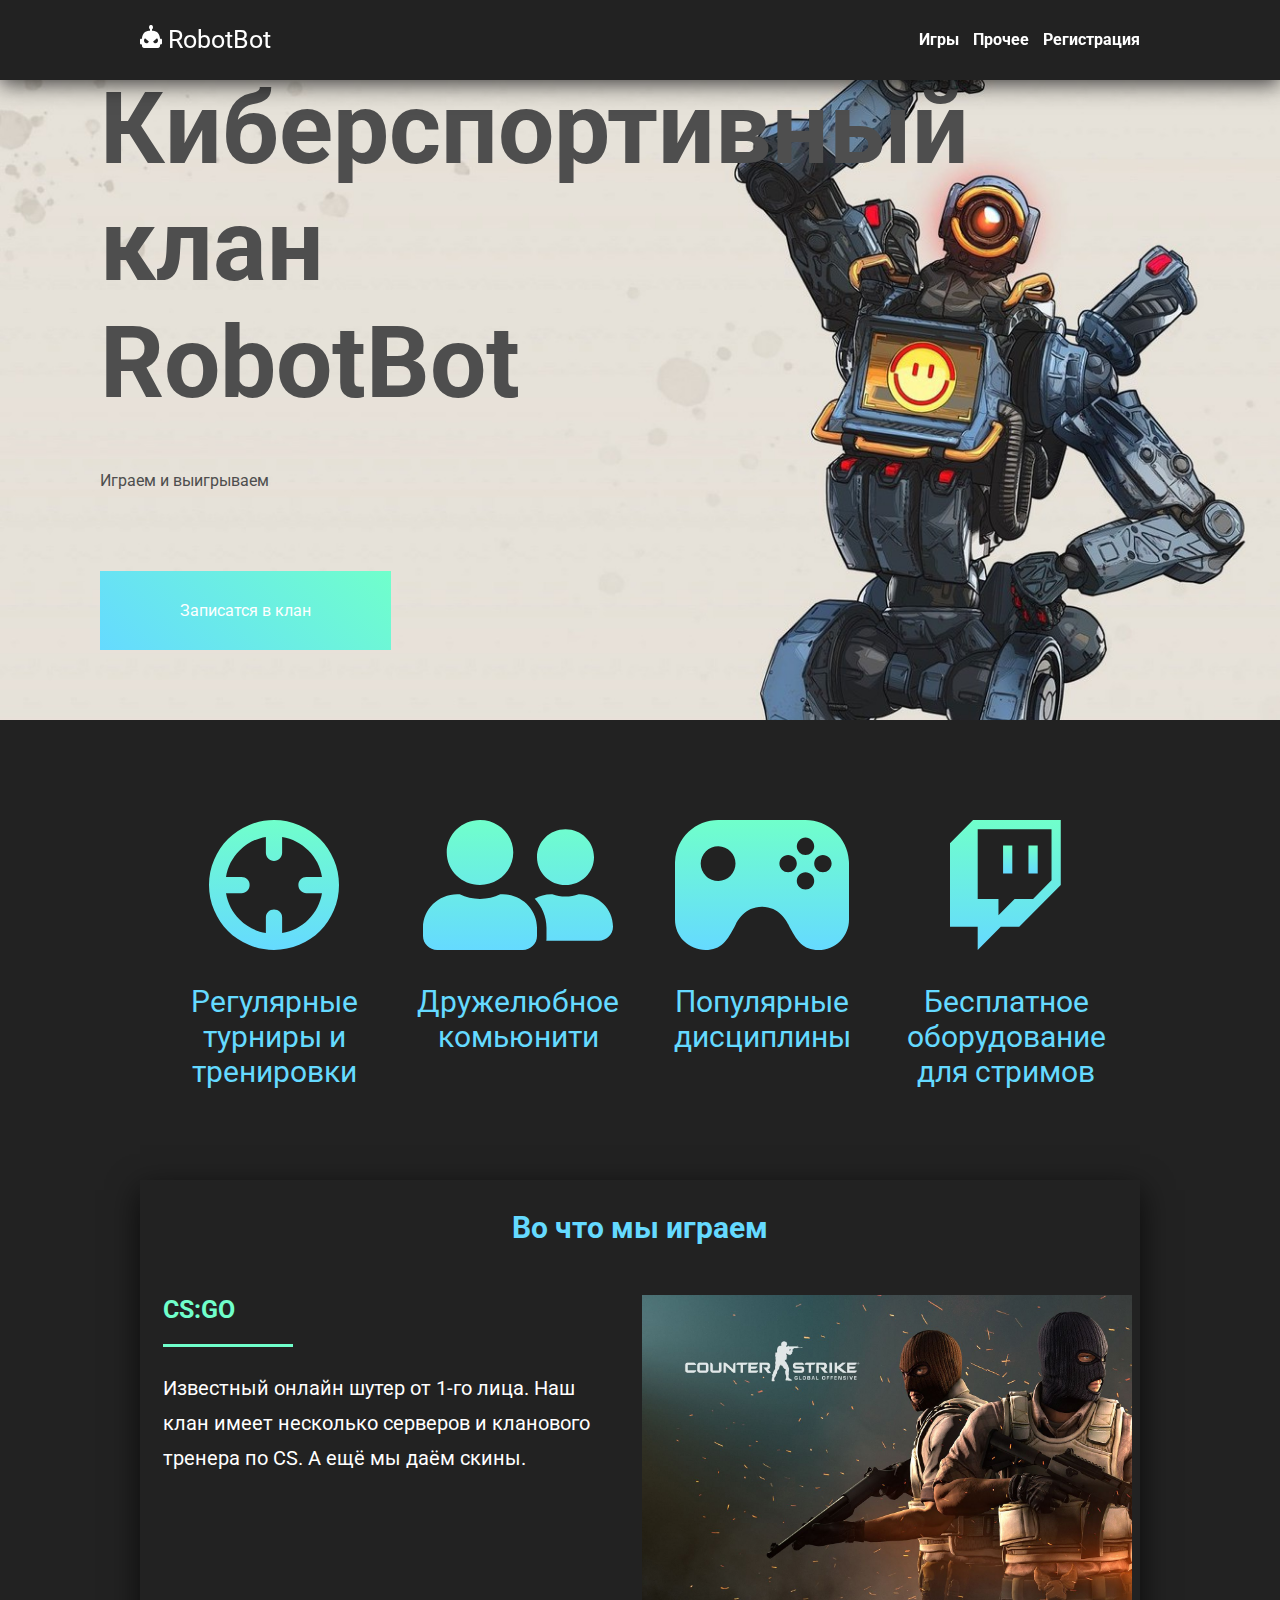
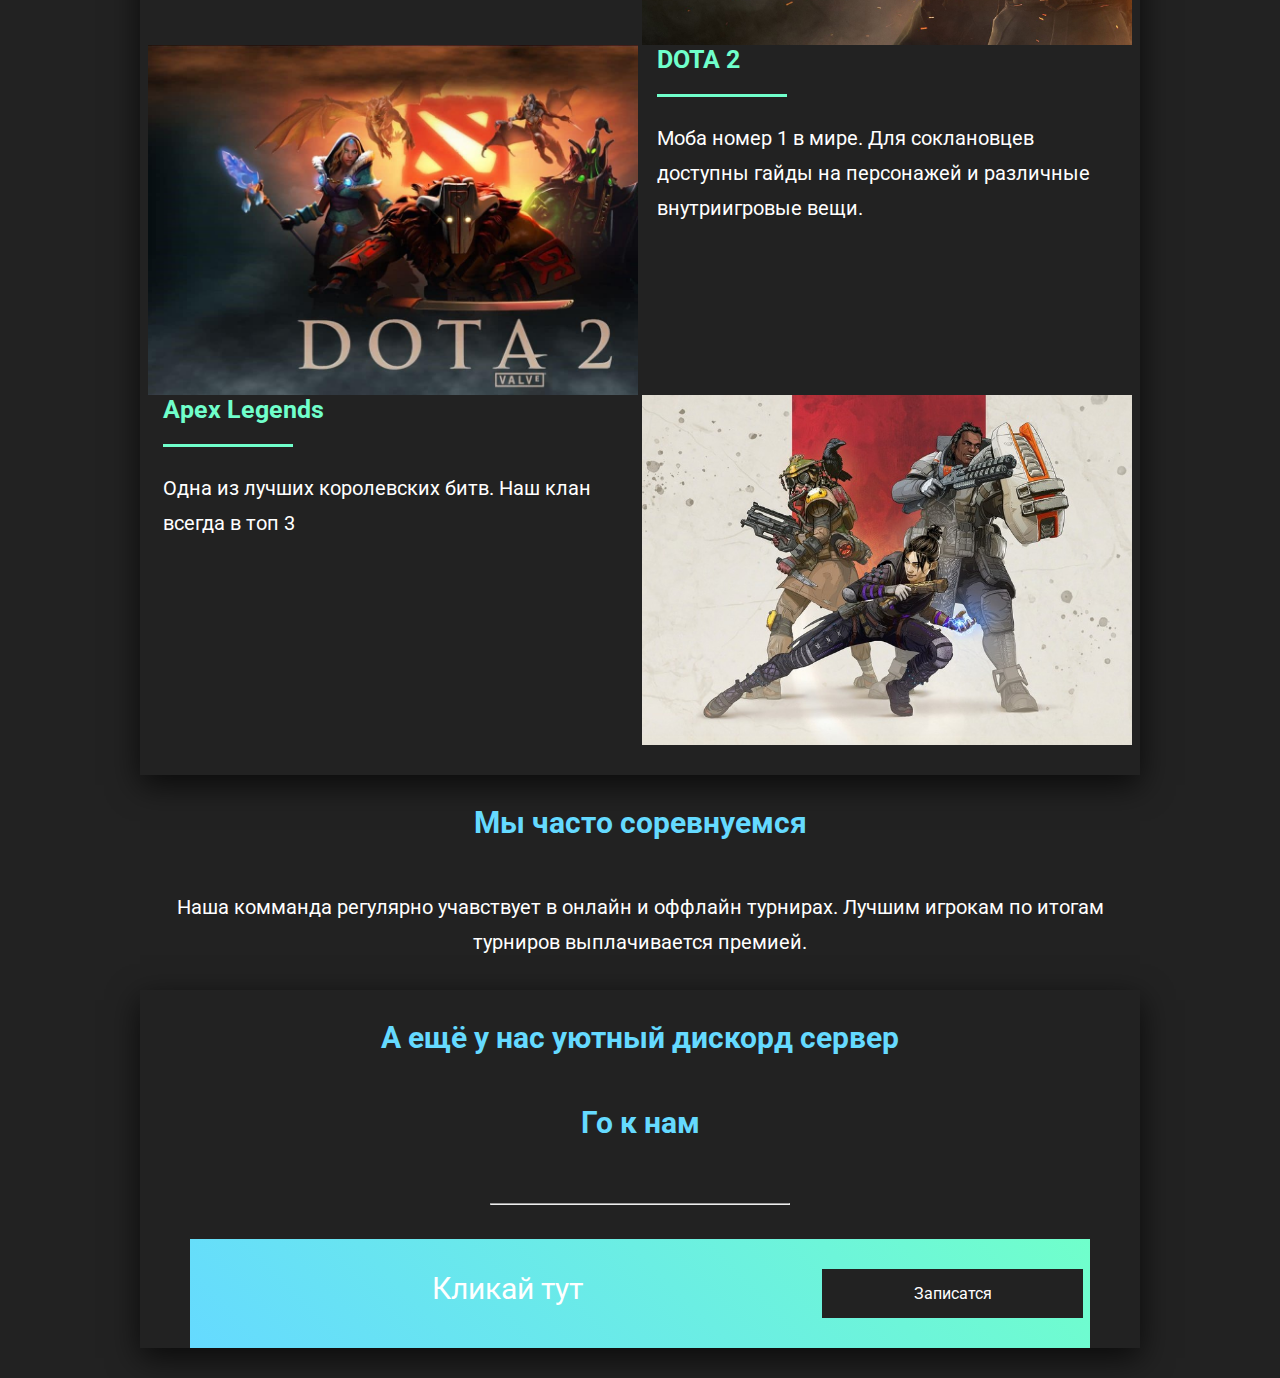
<file: index.html>
<!DOCTYPE html>
<html lang="en">
<head>
    <meta charset="UTF-8">
    <meta name="viewport" content="width=device-width, initial-scale=1.0">
    <title>Document</title>
    <link rel="stylesheet" href="landing.css">
</head>
<body>
    <!--
        Цель урока.Создать часть сайта и реализовать форму регистрации. Доработать оставшуюся часть сайта самостоятельно на домашнем задании
            + Повторение
            + Подготовка файлов и папок
            + Обнуляем стандартный браузерный css и создаем базовую стилизацию
            + Создаем меню сайта
            + Создаем шапку сайта
            + Верстаем секцию с иконками
            + Создаем секцию с играми
            - Верстаем форму
            - Стилизуем форму, добавляем переходы
            - Cвойство cursor
            - Fieldset и legend
            - Выводы
            - Домашнее задание
    -->
    <div class="nav-menu">
        <div class="container">
            <a href="" class="logo">
                <img src="img/icons/site_logo.svg" alt="">
                <span>RobotBot</span>
            </a>
            <div class="navigation">
                <a href="" class="nav-item">Игры</a>
                <a href="" class="nav-item">Прочее</a>
                <a href="" class="nav-item">Регистрация</a>
            </div>
        </div>
    </div>

    <div class="site-header">
        <div class="header-content">
            <h1 class="header-title">Киберспортивный клан RobotBot</h1>
            <p class="header-subtitle">Играем и выигрываем</p>
            <a href="form.html" class="header-btn">Записатся в клан</a>
        </div>
    </div>

    <div class="about">
        <div class="container">
            <div class="about-card">
                <img src="img/icons/scope.svg" alt="" class="about-card_image">
                <p class="about-card_title">Регулярные турниры и тренировки</p>
            </div>
            <div class="about-card">
                <img src="img/icons/friendly.svg" alt="" class="about-card_image">
                <p class="about-card_title">Дружелюбное комьюнити</p>
            </div>
            <div class="about-card">
                <img src="img/icons/joystic.svg" alt="" class="about-card_image">
                <p class="about-card_title">Популярные дисциплины</p>
            </div>
            <div class="about-card">
                <img src="img/icons/twitch.svg" alt="" class="about-card_image">
                <p class="about-card_title">Бесплатное оборудование для стримов</p>
            </div>
        </div>
    </div>

    <div class="games">
        <div class="games-container container">
            <h2 class="section-title">Во что мы играем</h2>
            <div class="games-card game1">
                <div class="games-card-content">
                    <h2 class="game-title">CS:GO</h2>
                    <hr class="game-dividir">
                    <p class="games-descpition section-text">Известный онлайн шутер от 1-го лица. Наш клан имеет несколько серверов и кланового тренера по CS. А ещё мы даём скины.</p>
                </div>
                <div class="games-content_img">

                </div>
            </div>
            <div class="games-card game2">
                <div class="games-content_img2">

                </div>
                <div class="games-card-content">
                    <h2 class="game-title">DOTA 2</h2>
                    <hr class="game-dividir">
                    <p class="games-descpition section-text">Моба номер 1 в мире. Для соклановцев доступны гайды на персонажей и различные внутриигровые вещи.</p>
                </div>
            </div>
            <div class="games-card game1">
                <div class="games-card-content">
                    <h2 class="game-title">Apex Legends</h2>
                    <hr class="game-dividir">
                    <p class="games-descpition section-text">Одна из лучших королевских битв. Наш клан всегда в топ 3</p>
                </div>
                <div class="games-content_img3">

                </div>
            </div>
        </div>
    </div>

    <div class="comment">
        <div class="container-content container">
            <h2 class="section-title">Мы часто соревнуемся</h2>
            <p class="section-text">Наша комманда регулярно учавствует в онлайн и оффлайн турнирах. Лучшим игрокам по итогам турниров выплачивается премией.</p>
        </div>
    </div>

    <div class="discord">
        <div class="discord-content container">
            <h2 class="section-title top">А ещё у нас уютный дискорд сервер</h2>
            <div class="join">
                <h2 class="section-title">Го к нам</h2>
                <hr>
                <div class="discord-link">
                    <p class="section-text discord-title">Кликай тут</p>
                    <a href="https://discord.gg/cwVbdETp" class="link">Записатся</a>
                </div>
            </div>
        </div>
    </div>

</body>
</html>
</file>
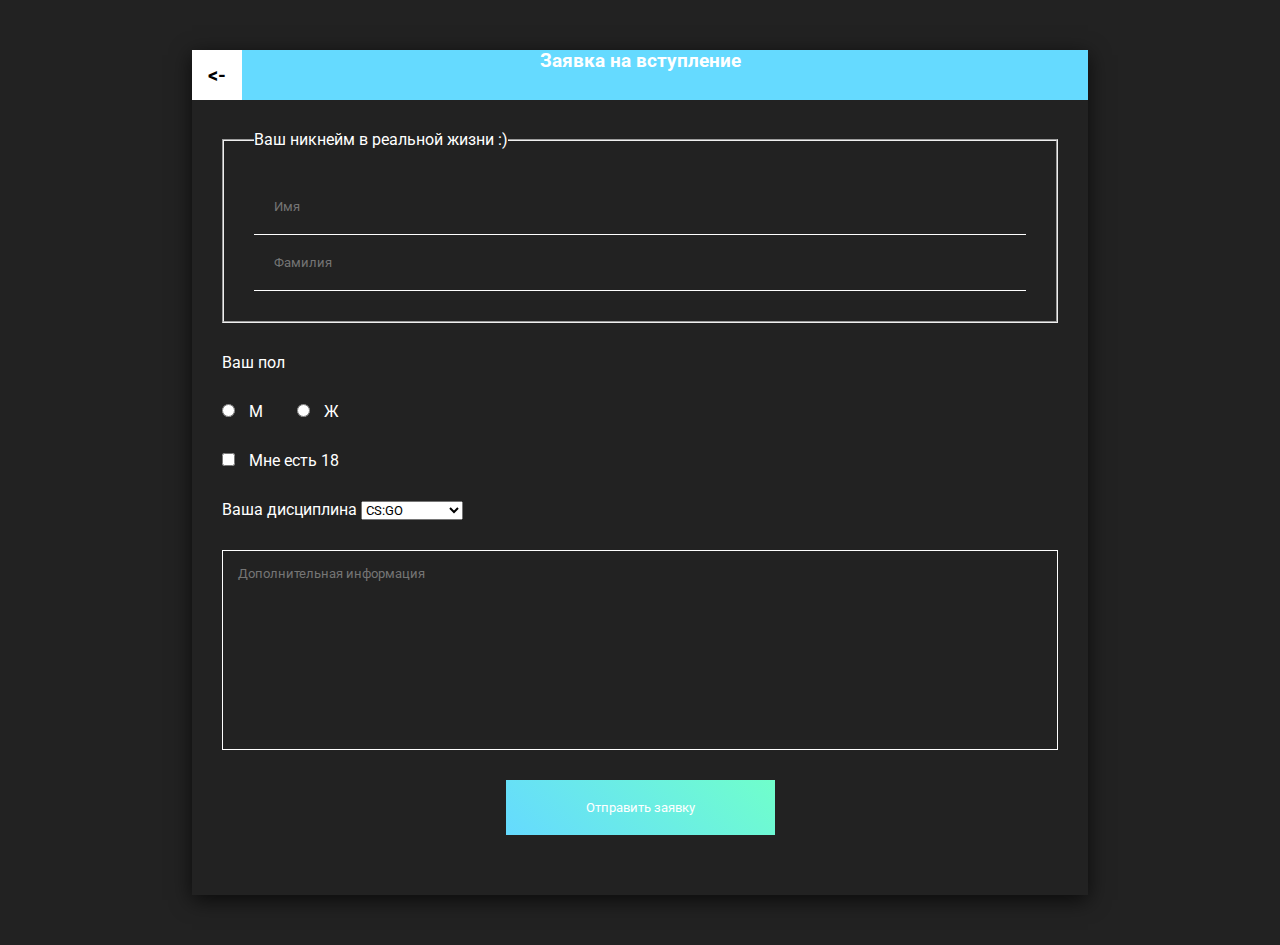
<file: form.html>
<!DOCTYPE html>
<html lang="en">
<head>
    <meta charset="UTF-8">
    <meta name="viewport" content="width=device-width, initial-scale=1.0">
    <title>Document</title>
    <link rel="stylesheet" href="form.css">
</head>
<body>
    <form class="form">
        <div class="form-head">
            <a href="landing.html" class="btn-back"><-</a>
            <h3 class="form-title">Заявка на вступление</h2>
        </div>
        <div class="form-body">
            <fieldset class="field">
                <legend>Ваш никнейм в реальной жизни :)</legend>
                <input type="text" class="fname" placeholder="Имя" name="fName">
                <input type="text" class="lname" placeholder="Фамилия" name="lName">
            </fieldset>
            <p class="gender">Ваш пол</p>
            <div class="input-wrapper">
                <input type="radio" name="gender" value="male" class="male-radio" id="male-radio">
                <label for="male-radio">M</label>
                <input type="radio" name="gender" value="female" class="female-radio" id="female-radio">
                <label for="female-radio">Ж</label>
            </div>
            <div class="input-wrapper">
                <input type="checkbox" name="age" value="got18" class="age" id="age">
                <label for="age">Мне есть 18</label>
            </div>
            <div class="input-wrapper"> 
                <label for="game">Ваша дисциплина</label> 
                <select name="game" class="game" id="game">
                    <option value="cs_go">CS:GO</option>
                    <option value="dota">DOTA 2</option>
                    <option value="apex">Apex Legends</option>
                </select>
            </div>
            <textarea name="comment" id="comment" class="comment" placeholder="Дополнительная информация"></textarea>
            <button class="submit">Отправить заявку</button>
        </div>
    </form>
</body>
</html>
</file>
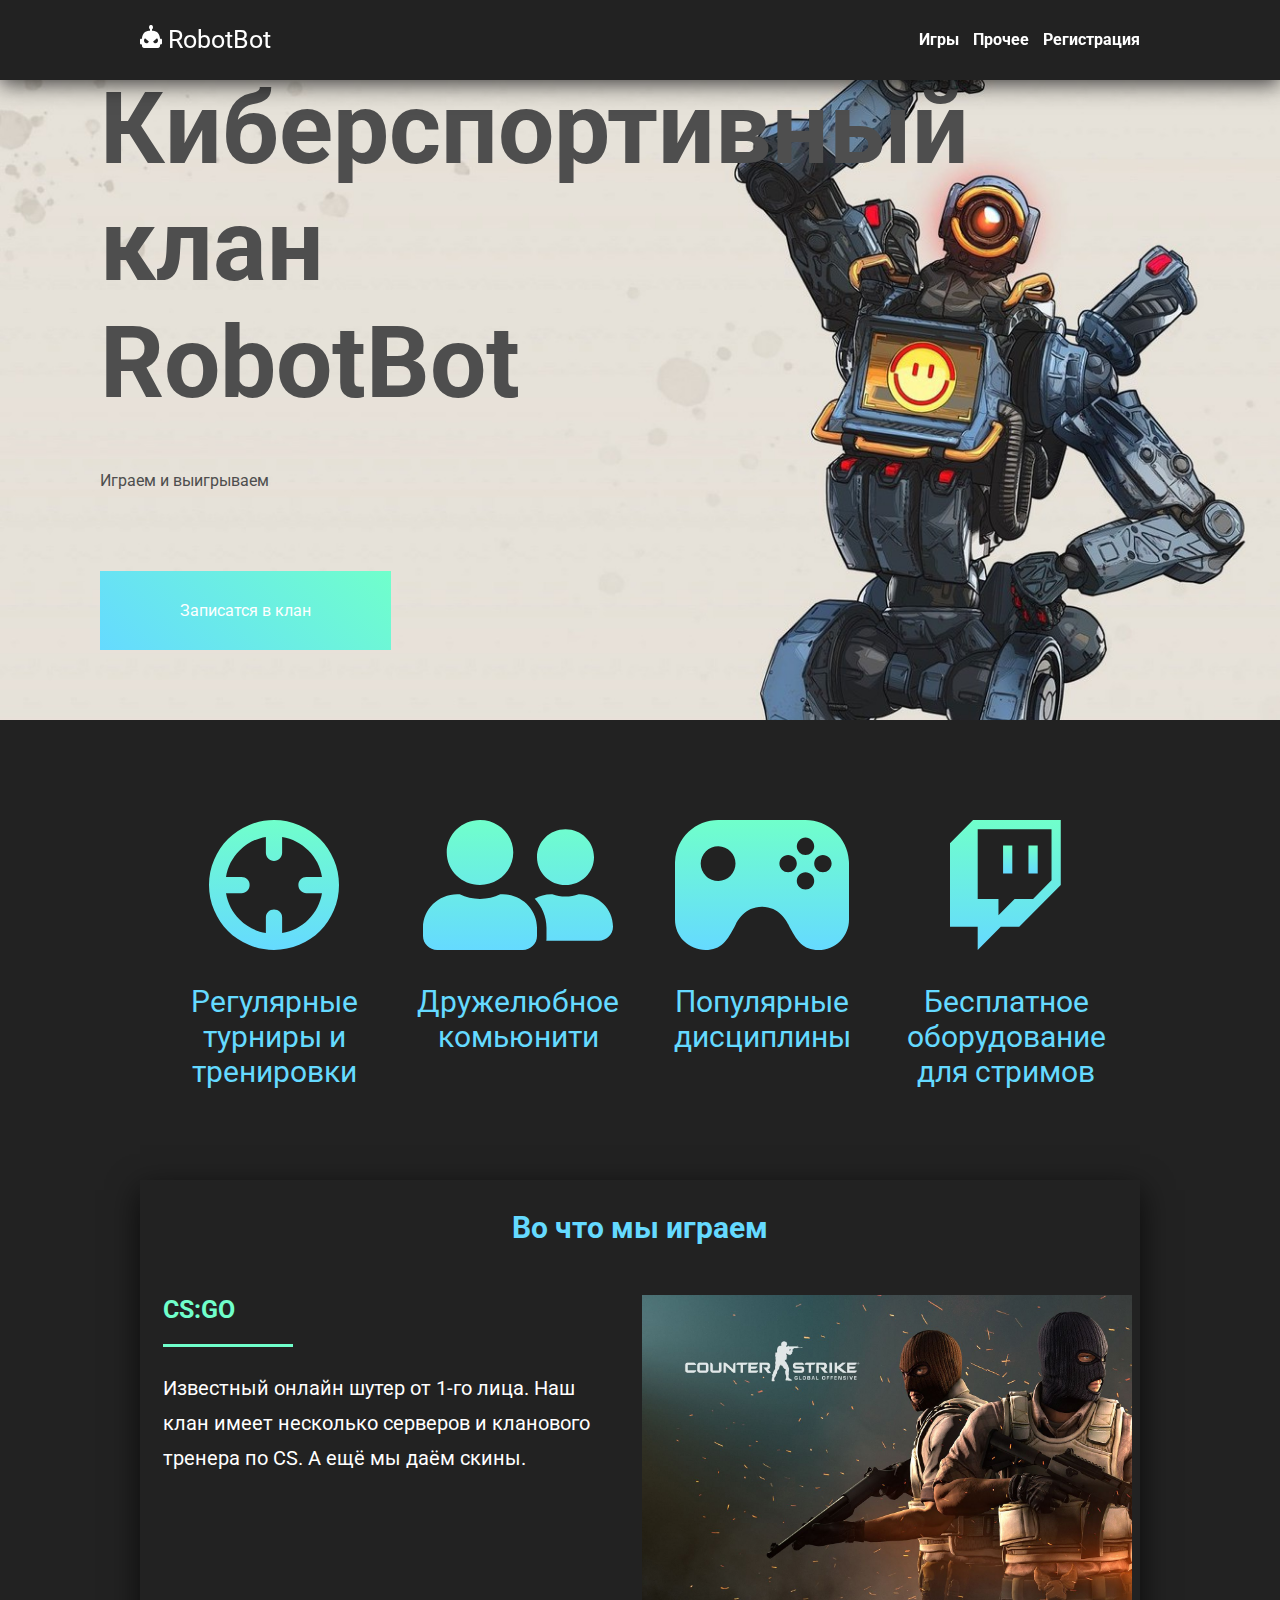
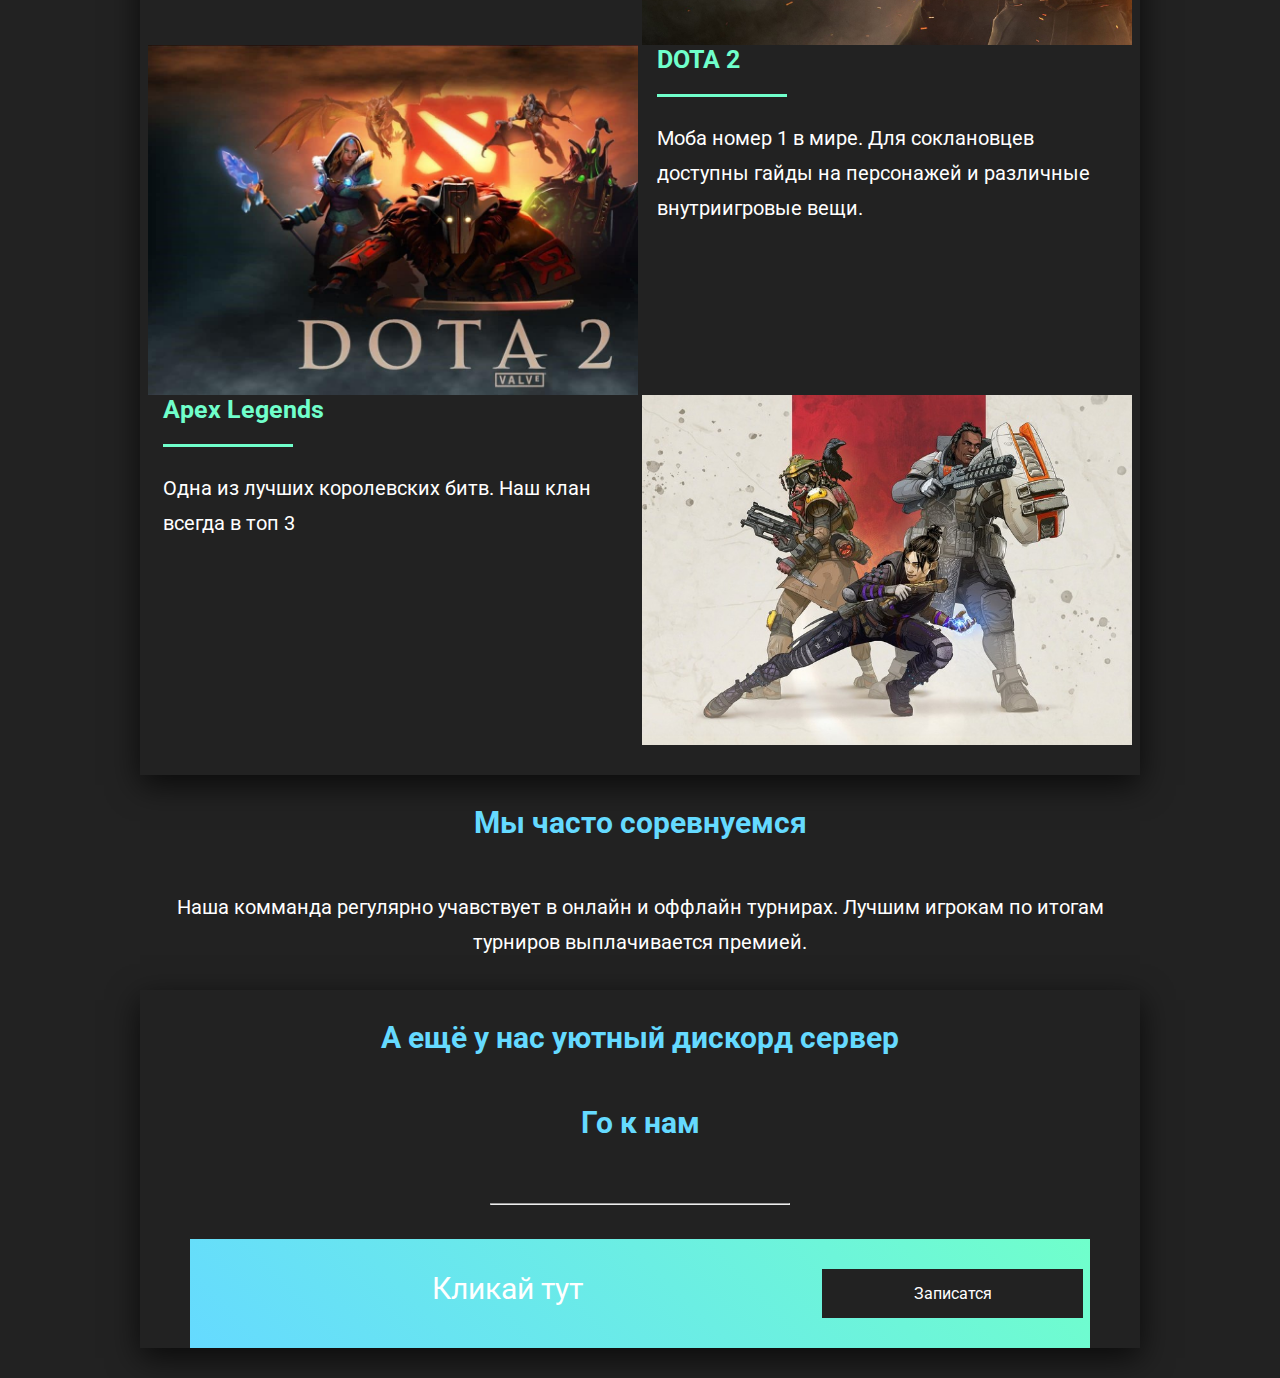
<file: landing.html>
<!DOCTYPE html>
<html lang="en">
<head>
    <meta charset="UTF-8">
    <meta name="viewport" content="width=device-width, initial-scale=1.0">
    <title>Document</title>
    <link rel="stylesheet" href="landing.css">
</head>
<body>
    <!--
        Цель урока.Создать часть сайта и реализовать форму регистрации. Доработать оставшуюся часть сайта самостоятельно на домашнем задании
            + Повторение
            + Подготовка файлов и папок
            + Обнуляем стандартный браузерный css и создаем базовую стилизацию
            + Создаем меню сайта
            + Создаем шапку сайта
            + Верстаем секцию с иконками
            + Создаем секцию с играми
            - Верстаем форму
            - Стилизуем форму, добавляем переходы
            - Cвойство cursor
            - Fieldset и legend
            - Выводы
            - Домашнее задание
    -->
    <div class="nav-menu">
        <div class="container">
            <a href="" class="logo">
                <img src="img/icons/site_logo.svg" alt="">
                <span>RobotBot</span>
            </a>
            <div class="navigation">
                <a href="" class="nav-item">Игры</a>
                <a href="" class="nav-item">Прочее</a>
                <a href="" class="nav-item">Регистрация</a>
            </div>
        </div>
    </div>

    <div class="site-header">
        <div class="header-content">
            <h1 class="header-title">Киберспортивный клан RobotBot</h1>
            <p class="header-subtitle">Играем и выигрываем</p>
            <a href="form.html" class="header-btn">Записатся в клан</a>
        </div>
    </div>

    <div class="about">
        <div class="container">
            <div class="about-card">
                <img src="img/icons/scope.svg" alt="" class="about-card_image">
                <p class="about-card_title">Регулярные турниры и тренировки</p>
            </div>
            <div class="about-card">
                <img src="img/icons/friendly.svg" alt="" class="about-card_image">
                <p class="about-card_title">Дружелюбное комьюнити</p>
            </div>
            <div class="about-card">
                <img src="img/icons/joystic.svg" alt="" class="about-card_image">
                <p class="about-card_title">Популярные дисциплины</p>
            </div>
            <div class="about-card">
                <img src="img/icons/twitch.svg" alt="" class="about-card_image">
                <p class="about-card_title">Бесплатное оборудование для стримов</p>
            </div>
        </div>
    </div>

    <div class="games">
        <div class="games-container container">
            <h2 class="section-title">Во что мы играем</h2>
            <div class="games-card game1">
                <div class="games-card-content">
                    <h2 class="game-title">CS:GO</h2>
                    <hr class="game-dividir">
                    <p class="games-descpition section-text">Известный онлайн шутер от 1-го лица. Наш клан имеет несколько серверов и кланового тренера по CS. А ещё мы даём скины.</p>
                </div>
                <div class="games-content_img">

                </div>
            </div>
            <div class="games-card game2">
                <div class="games-content_img2">

                </div>
                <div class="games-card-content">
                    <h2 class="game-title">DOTA 2</h2>
                    <hr class="game-dividir">
                    <p class="games-descpition section-text">Моба номер 1 в мире. Для соклановцев доступны гайды на персонажей и различные внутриигровые вещи.</p>
                </div>
            </div>
            <div class="games-card game1">
                <div class="games-card-content">
                    <h2 class="game-title">Apex Legends</h2>
                    <hr class="game-dividir">
                    <p class="games-descpition section-text">Одна из лучших королевских битв. Наш клан всегда в топ 3</p>
                </div>
                <div class="games-content_img3">

                </div>
            </div>
        </div>
    </div>

    <div class="comment">
        <div class="container-content container">
            <h2 class="section-title">Мы часто соревнуемся</h2>
            <p class="section-text">Наша комманда регулярно учавствует в онлайн и оффлайн турнирах. Лучшим игрокам по итогам турниров выплачивается премией.</p>
        </div>
    </div>

    <div class="discord">
        <div class="discord-content container">
            <h2 class="section-title top">А ещё у нас уютный дискорд сервер</h2>
            <div class="join">
                <h2 class="section-title">Го к нам</h2>
                <hr>
                <div class="discord-link">
                    <p class="section-text discord-title">Кликай тут</p>
                    <a href="https://discord.gg/cwVbdETp" class="link">Записатся</a>
                </div>
            </div>
        </div>
    </div>

</body>
</html>
</file>
<file: landing.css>
@import url('https://fonts.googleapis.com/css2?family=Roboto:ital,wght@0,100..900;1,100..900&display=swap');
*{
    margin: 0;
    padding: 0;
    box-sizing: border-box;
    font-family: 'Roboto', sans-serif;
}
body{
    background: #222222;
    cursor: default;
}
.container{
    max-width: 1000px;
    margin: 0 auto;
}
.header-title{
    font-size: 300px;
    font-weight: 700px;
    color: #65daff;
}
.section-title{
    font-size: 30px;
    font-weight: 700;
    color: #65daff;
    margin-bottom: 50px;
}
.section-text{
    font-weight: 300px;
    font-size: 20px;
    color: white;
    line-height: 35px;
}
.nav-menu{
    position: fixed;
    background: #222222;
    width: 100%;
    height: 80px;
    box-shadow: 0px 5px 20px rgba(0, 0, 0, 0.7);
    z-index: 100;
    line-height: 80px;
}
.logo{
    color: white;
    text-decoration: none;
    font-size: 25px;
}
.nav-item{
    font-size: 16px;
    text-decoration: none;
    font-weight: 700;
    color: white;
    margin-left: 10px;
    transition: 0.5s;
}
.nav-item:hover{
    color: #65daff;
    text-shadow: 0px 0px #65daff;
}
.navigation{
    float: right;
}
.site-header{
    position: relative;
    background: url('img/apex-legends-pathfinder-robot-emoticons-saluting-futuristic.jpg') center/cover no-repeat;
    height: 80vh;
}
.header-content{
    position: absolute;
    left: 100px;
    top: 50%;
    transform: translateY(-50%);
    width: 50%;
}
.header-title{
    color: #4e4e4e;
    font-size: 100px;
    font-weight: 900px;
    margin-bottom: 50px;
}
.header-subtitle{
    color: #4e4e4e;
    height: 50px;
    margin-bottom: 50px;
}
.header-btn{
    width: fit-content;
    display: block;
    padding: 30px 80px;
    background: linear-gradient(45deg, #65daff, #70ffcb);
    color: white;
    text-decoration: none;
    transition: 0.3s;
}
.header-btn:hover{
    transform: scale(1.1);
}
.header-btn:active{
    background: linear-gradient(45deg, #347083, #388065);
}
.about{
    height: 40vh;
    text-align: center;
}
.about-card{
    display: inline-block;
    margin-top: 100px;
    width: 24%;
    height: 200px;
    text-align: center;
    vertical-align: top;
}
.about-card_image{
    height: 130px;
    margin-bottom: 30px;
}
.about-card_title{
    font-size: 30px;
    color: #65daff;
}
.games-container{
    margin-top: 100px;
    box-shadow: 0px 10px 30px rgba(0, 0, 0, 0.7);
    padding: 30px 0px;
    text-align: center;
}
.games-content_img{
    display: inline-block;
    background: url('img/csgo.jpg') left/cover no-repeat;
    width: 49%;
    height: 350px;
    vertical-align: top;
}
.games-content_img2{
    display: inline-block;
    background: url('img/dota2.jpg') left/cover no-repeat;
    width: 49%;
    height: 350px;
    vertical-align: top;
}
.games-content_img3{
    display: inline-block;
    background: url('img/apex.jpg') left/cover no-repeat;
    width: 49%;
    height: 350px;
    vertical-align: top;
}
.games-card-content{
    display: inline-block;
    width: 49%;
    min-height: 350px;
    vertical-align: top;
    text-align: left;
    padding: 0px 15px;
}
.games-card-content2{
    display: inline-block;
    width: 49%;
    min-height: 350px;
    vertical-align: top;
    text-align: right;
    padding: 0px 15px;
}
.game-title{
    font-size: 25px;
    color: #70ffcb;
}
.game-dividir{
    width: 130px;
    border: none;
    height: 3px;
    background: #70ffcb;
    margin: 20px 0px;
}
.comment{
    margin-top: 30px;
    color: white;
    text-align: center;
}
.discord-content{
    text-align: center;
    margin: 30px auto;
    box-shadow: 0px 10px 30px rgba(0, 0, 0, 0.7);
}
.top{
    padding-top: 30px;
}
hr{
    display: inline-block;
    width: 30%;
}
.discord-link{
    background: linear-gradient(45deg, #65daff, #70ffcb);
    color: white;
    text-decoration: none;
    width: 90%;
    margin: 30px auto;
    padding: 30px 0px;
}
.discord-title{
    font-size: 30px;
    color: white;
    width: 69%;
    display: inline-block;
}
.link{
    display: inline-block;
    width: 29%;
    text-decoration: none;
    color: white;
    background: #222222;
    padding: 15px 0px;
}
</file>
<file: form.css>
@import url('https://fonts.googleapis.com/css2?family=Roboto:ital,wght@0,100..900;1,100..900&display=swap');
*{
    margin: 0;
    padding: 0;
    box-sizing: border-box;
    font-family: 'Roboto', sans-serif;
}
body{
    background: #222222;
}
.form{
    width: 70%;
    background: #222222;
    box-shadow: 0px 5px 20px rgba(0, 0, 0, 0.7);
    margin: 50px auto;
}
.form-head{
    position: relative;
    height: 50px;
    background: #65daff;
    color: white;
    text-align: center;
}
.btn-back{
    position: absolute;
    left: 0;
    top: 0;
    width: 50px;
    height: 50px;
    background: white;
    font-size: 20px;
    text-decoration: none;
    text-align: center;
    line-height: 50px;
    color: black;
    font-weight: 700;
    transition: 0.3s;
}
.btn-back:hover{
    color: grey;
}
.btn-back:active{
    background: black;
    color: white;
}
.form-body{
    padding: 30px;
    color: white;
}
.fname, .lname{
    background: none;
    border: none;
    border-bottom: 1px solid white;
    padding: 20px;
    width: 100%;
    color: white;
    outline: none;
}
.input-wrapper{
    margin: 30px 0px;
}
.male-radio{
    margin-right: 10px;
}
.female-radio{
    margin-right: 10px;
    margin-left: 30px;
}
.age{
    margin-right: 10px;
}
.comment{
    display: block;
    width: 100%;
    max-height: 200px;
    height: 200px;
    background: none;
    border: 1px solid white;
    margin-bottom: 30px;
    outline: none;
    padding: 15px;
    resize: none;
    color: white;
}
.submit{
    display: block;
    width: fit-content;
    padding: 20px 80px;
    margin: 30px auto;
    border: none;
    background: linear-gradient(45deg, #65daff, #70ffcb);
    color: white;
    outline: none;
}
.submit:hover{
    background: linear-gradient(45deg, #347083, #388065)
}
.submit:active{
    background: black;
    color: white;
}
.field{
    padding: 30px;
    margin-bottom: 30px;
}
</file>
